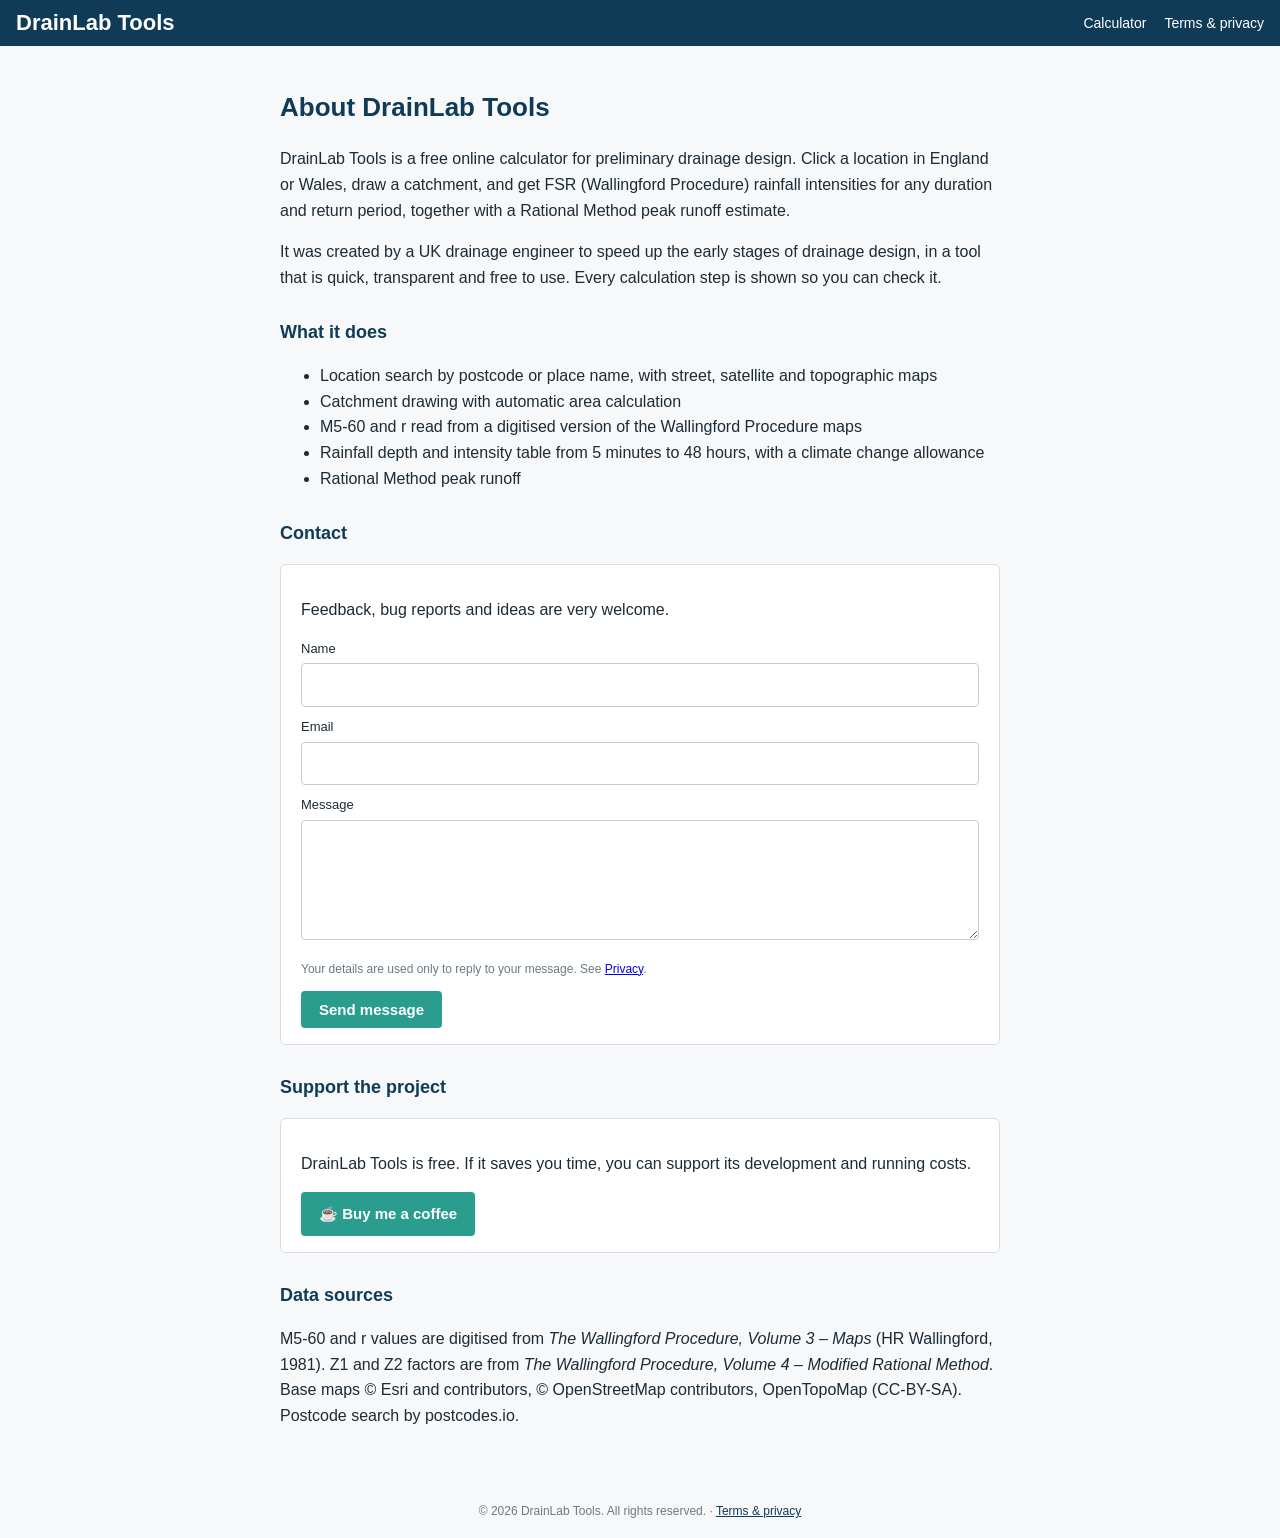
<file: about.html>
<!DOCTYPE html>
<html lang="en">
<head>
  <meta charset="UTF-8">
  <meta name="viewport" content="width=device-width, initial-scale=1.0">
  <title>About &amp; contact – DrainLab Tools</title>
  <link rel="icon" href="favicon.svg" type="image/svg+xml">
  <link rel="icon" href="favicon-32.png" type="image/png" sizes="32x32">
  <link rel="apple-touch-icon" href="apple-touch-icon.png">
  <link rel="stylesheet" href="pages.css">
  <!-- Cloudflare Web Analytics --><script type='module' src='https://static.cloudflareinsights.com/beacon.min.js' data-cf-beacon='{"token": "b273f2e2285648ff875b2a6268a7faae"}'></script><!-- End Cloudflare Web Analytics -->
</head>
<body>
  <header>
    <a class="brand" href="index.html">DrainLab Tools</a>
    <nav><a href="index.html">Calculator</a><a href="terms.html">Terms &amp; privacy</a></nav>
  </header>
  <main>
    <h1>About DrainLab Tools</h1>
    <p>DrainLab Tools is a free online calculator for preliminary drainage design. Click a location in England or Wales,
       draw a catchment, and get FSR (Wallingford Procedure) rainfall intensities for any duration and return period,
       together with a Rational Method peak runoff estimate.</p>
    <p>It was created by a UK drainage engineer to speed up the early stages of drainage design, in a tool that is quick,
       transparent and free to use. Every calculation step is shown so you can check it.</p>

    <h2>What it does</h2>
    <ul>
      <li>Location search by postcode or place name, with street, satellite and topographic maps</li>
      <li>Catchment drawing with automatic area calculation</li>
      <li>M5-60 and r read from a digitised version of the Wallingford Procedure maps</li>
      <li>Rainfall depth and intensity table from 5 minutes to 48 hours, with a climate change allowance</li>
      <li>Rational Method peak runoff</li>
    </ul>

    <h2>Contact</h2>
    <div class="card">
      <p>Feedback, bug reports and ideas are very welcome.</p>
      <!-- Replace YOUR_FORM_ID with your Formspree form ID (formspree.io) -->
      <form action="https://formspree.io/f/mgaapzqq" method="POST">
        <label for="name">Name</label>
        <input id="name" name="name" type="text" required>
        <label for="email">Email</label>
        <input id="email" name="email" type="email" required>
        <label for="message">Message</label>
        <textarea id="message" name="message" required></textarea>
        <p style="font-size:12px;color:#6b7a86">Your details are used only to reply to your message. See <a href="terms.html#privacy">Privacy</a>.</p>
        <button class="btn" type="submit">Send message</button>
      </form>
    </div>

    <h2>Support the project</h2>
    <div class="card">
      <p>DrainLab Tools is free. If it saves you time, you can support its development and running costs.</p>
      <!-- Replace YOUR_PAGE with your Ko-fi (or Buy Me a Coffee) page name -->
      <a class="btn" href="https://ko-fi.com/drainlabtools" target="_blank" rel="noopener">☕ Buy me a coffee</a>
    </div>

    <h2>Data sources</h2>
    <p>M5-60 and r values are digitised from <em>The Wallingford Procedure, Volume 3 – Maps</em> (HR Wallingford, 1981).
       Z1 and Z2 factors are from <em>The Wallingford Procedure, Volume 4 – Modified Rational Method</em>.
       Base maps © Esri and contributors, © OpenStreetMap contributors, OpenTopoMap (CC-BY-SA).
       Postcode search by postcodes.io.</p>
  </main>
  <footer>© 2026 DrainLab Tools. All rights reserved. · <a href="terms.html">Terms &amp; privacy</a></footer>
</body>
</html>
</file>
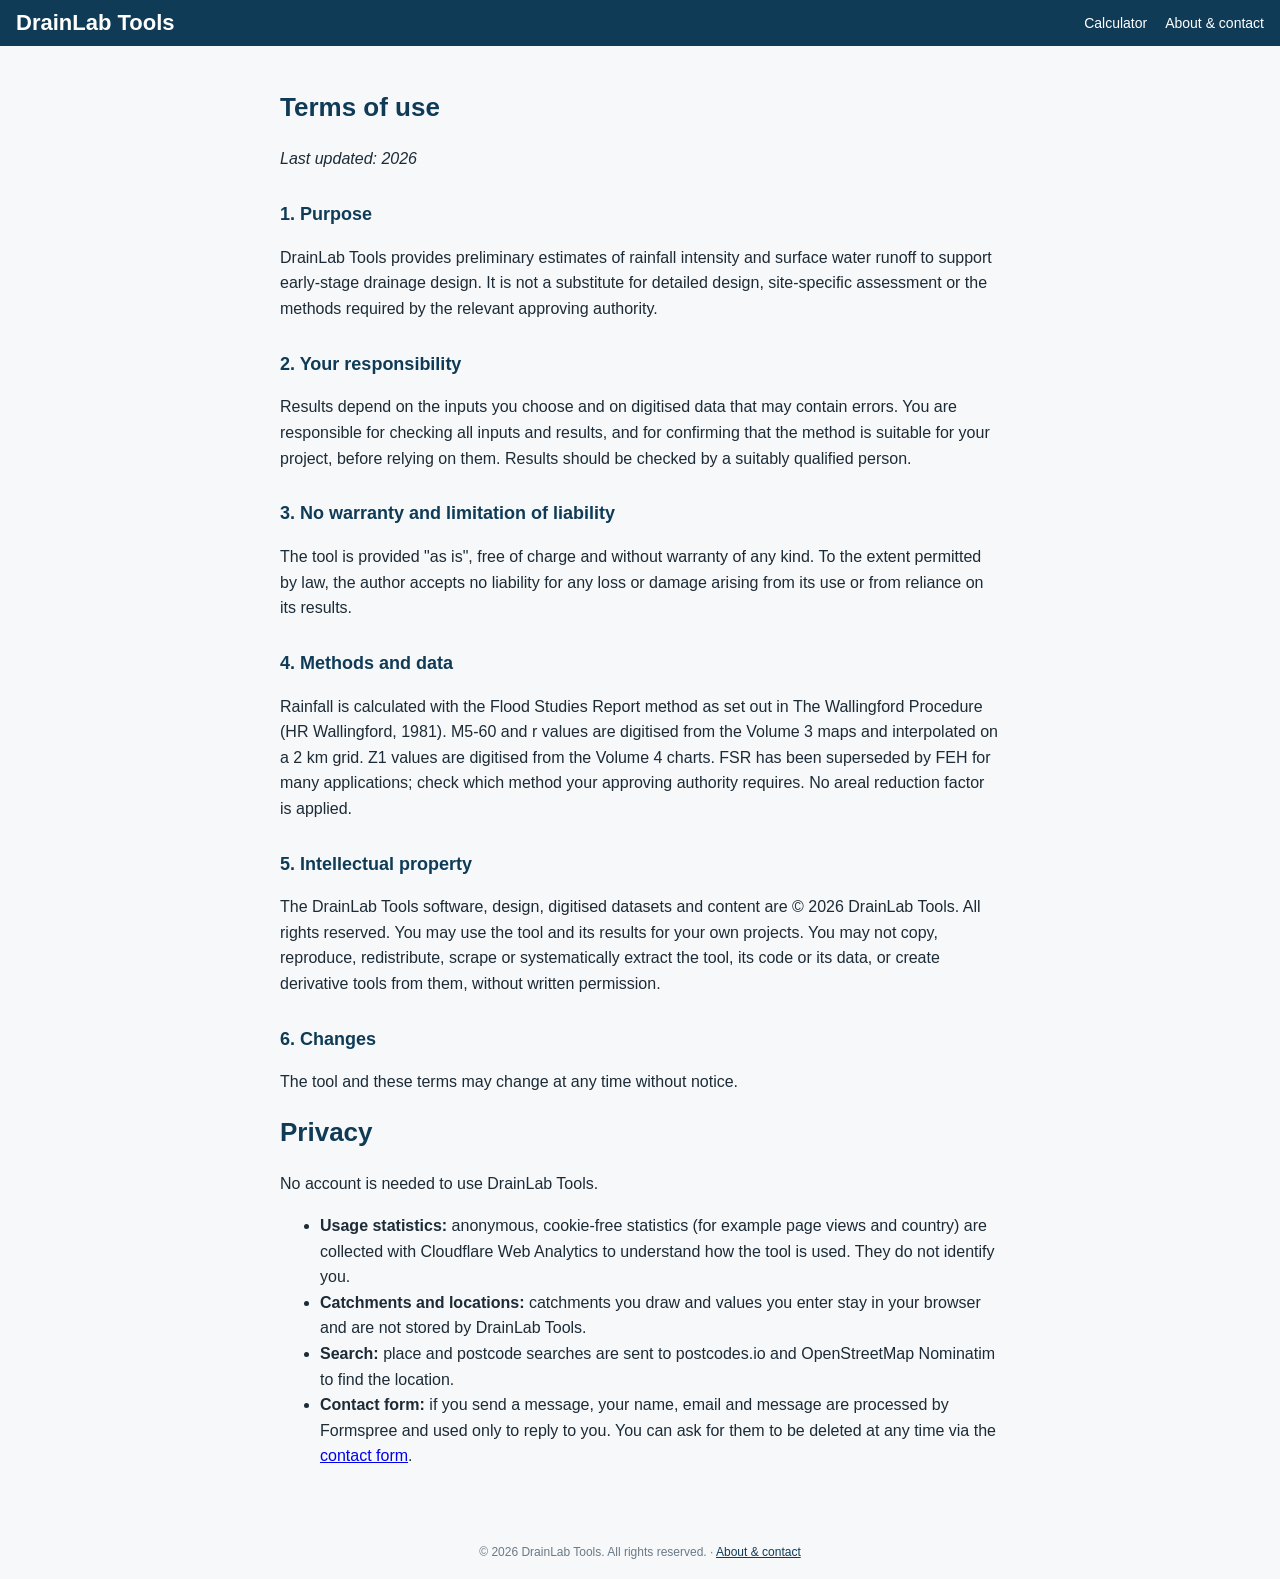
<file: terms.html>
<!DOCTYPE html>
<html lang="en">
<head>
  <meta charset="UTF-8">
  <meta name="viewport" content="width=device-width, initial-scale=1.0">
  <title>Terms of use &amp; privacy – DrainLab Tools</title>
  <link rel="icon" href="favicon.svg" type="image/svg+xml">
  <link rel="icon" href="favicon-32.png" type="image/png" sizes="32x32">
  <link rel="apple-touch-icon" href="apple-touch-icon.png">
  <link rel="stylesheet" href="pages.css">
  <!-- Cloudflare Web Analytics --><script type='module' src='https://static.cloudflareinsights.com/beacon.min.js' data-cf-beacon='{"token": "b273f2e2285648ff875b2a6268a7faae"}'></script><!-- End Cloudflare Web Analytics -->
</head>
<body>
  <header>
    <a class="brand" href="index.html">DrainLab Tools</a>
    <nav><a href="index.html">Calculator</a><a href="about.html">About &amp; contact</a></nav>
  </header>
  <main>
    <h1>Terms of use</h1>
    <p><em>Last updated: 2026</em></p>

    <h2>1. Purpose</h2>
    <p>DrainLab Tools provides preliminary estimates of rainfall intensity and surface water runoff to support early-stage drainage design.
       It is not a substitute for detailed design, site-specific assessment or the methods required by the relevant approving authority.</p>

    <h2>2. Your responsibility</h2>
    <p>Results depend on the inputs you choose and on digitised data that may contain errors. You are responsible for checking all
       inputs and results, and for confirming that the method is suitable for your project, before relying on them.
       Results should be checked by a suitably qualified person.</p>

    <h2>3. No warranty and limitation of liability</h2>
    <p>The tool is provided "as is", free of charge and without warranty of any kind. To the extent permitted by law, the author accepts
       no liability for any loss or damage arising from its use or from reliance on its results.</p>

    <h2>4. Methods and data</h2>
    <p>Rainfall is calculated with the Flood Studies Report method as set out in The Wallingford Procedure (HR Wallingford, 1981).
       M5-60 and r values are digitised from the Volume 3 maps and interpolated on a 2 km grid. Z1 values are digitised from the
       Volume 4 charts. FSR has been superseded by FEH for many applications; check which method your approving authority requires.
       No areal reduction factor is applied.</p>

    <h2>5. Intellectual property</h2>
    <p>The DrainLab Tools software, design, digitised datasets and content are © 2026 DrainLab Tools. All rights reserved.
       You may use the tool and its results for your own projects. You may not copy, reproduce, redistribute, scrape or
       systematically extract the tool, its code or its data, or create derivative tools from them, without written permission.</p>

    <h2>6. Changes</h2>
    <p>The tool and these terms may change at any time without notice.</p>

    <h1 id="privacy">Privacy</h1>
    <p>No account is needed to use DrainLab Tools.</p>
    <ul>
      <li><strong>Usage statistics:</strong> anonymous, cookie-free statistics (for example page views and country) are collected
          with Cloudflare Web Analytics to understand how the tool is used. They do not identify you.</li>
      <li><strong>Catchments and locations:</strong> catchments you draw and values you enter stay in your browser and are not stored by DrainLab Tools.</li>
      <li><strong>Search:</strong> place and postcode searches are sent to postcodes.io and OpenStreetMap Nominatim to find the location.</li>
      <li><strong>Contact form:</strong> if you send a message, your name, email and message are processed by Formspree and used only to reply to you.
          You can ask for them to be deleted at any time via the <a href="about.html">contact form</a>.</li>
    </ul>
  </main>
  <footer>© 2026 DrainLab Tools. All rights reserved. · <a href="about.html">About &amp; contact</a></footer>
</body>
</html>
</file>
<file: pages.css>
* { box-sizing: border-box; }
body { margin: 0; font-family: Segoe UI, Arial, sans-serif; color: #1d2b36; background: #f6f8fa; }
header { display: flex; align-items: center; gap: 24px; padding: 10px 16px; background: #0f3b57; color: #fff; }
header a.brand { font-size: 22px; font-weight: 700; color: #fff; text-decoration: none; }
header nav { margin-left: auto; display: flex; gap: 18px; }
header nav a { color: #fff; text-decoration: none; font-size: 14px; }
header nav a:hover { text-decoration: underline; }
main { max-width: 760px; margin: 0 auto; padding: 24px 20px 40px; line-height: 1.6; }
h1 { color: #0f3b57; font-size: 26px; }
h2 { color: #0f3b57; font-size: 18px; margin-top: 28px; }
.card { background: #fff; border: 1px solid #d8dee4; border-radius: 6px; padding: 16px 20px; margin: 16px 0; }
.btn { display: inline-block; padding: 10px 18px; border-radius: 4px; background: #2a9d8f; color: #fff; text-decoration: none; font-weight: 600; border: none; cursor: pointer; font-size: 15px; }
.btn:hover { background: #23867a; }
form label { display: block; font-size: 13px; margin: 10px 0 4px; }
form input, form textarea { width: 100%; padding: 8px; border: 1px solid #c3ccd5; border-radius: 4px; font: inherit; }
form textarea { min-height: 120px; }
.todo { background: #fff4dc; color: #8a5a00; padding: 2px 6px; border-radius: 3px; font-size: 13px; }
footer { text-align: center; font-size: 12px; color: #6b7a86; padding: 20px; }
footer a { color: #0f3b57; }
</file>
